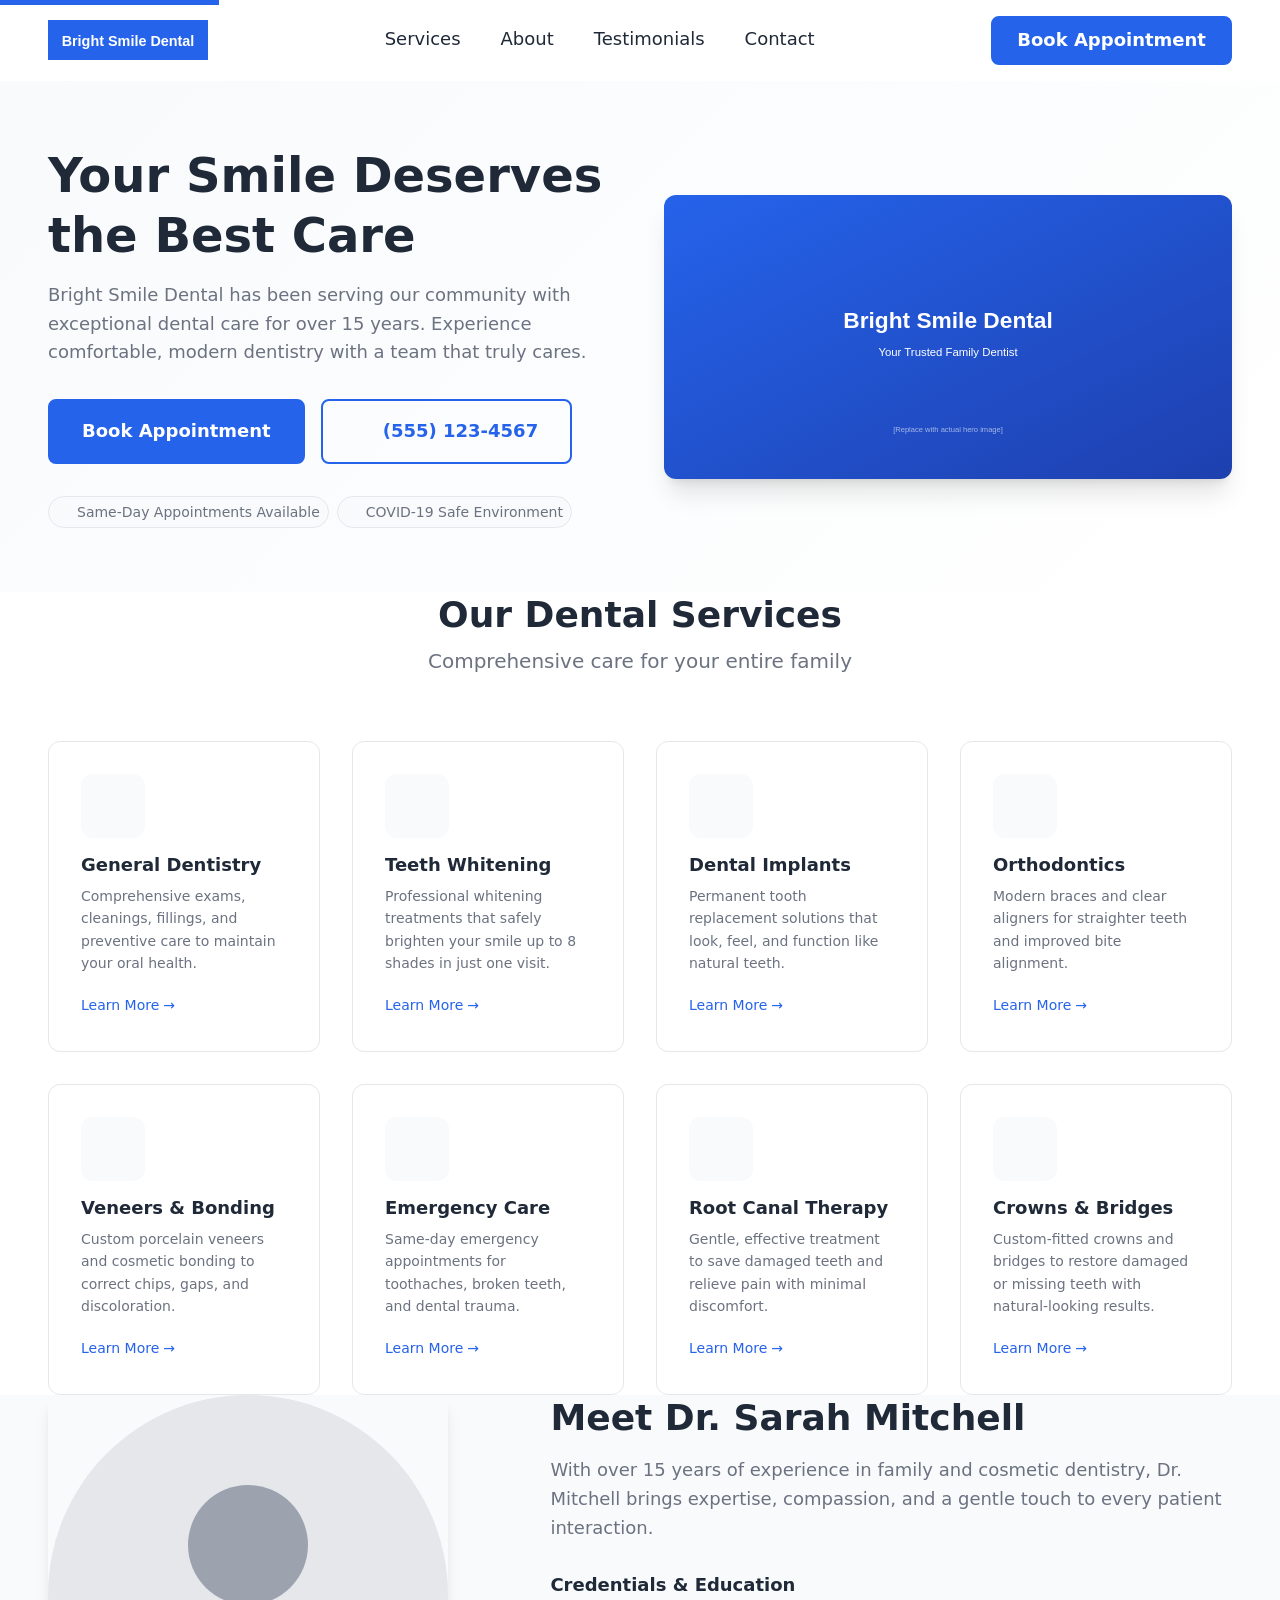
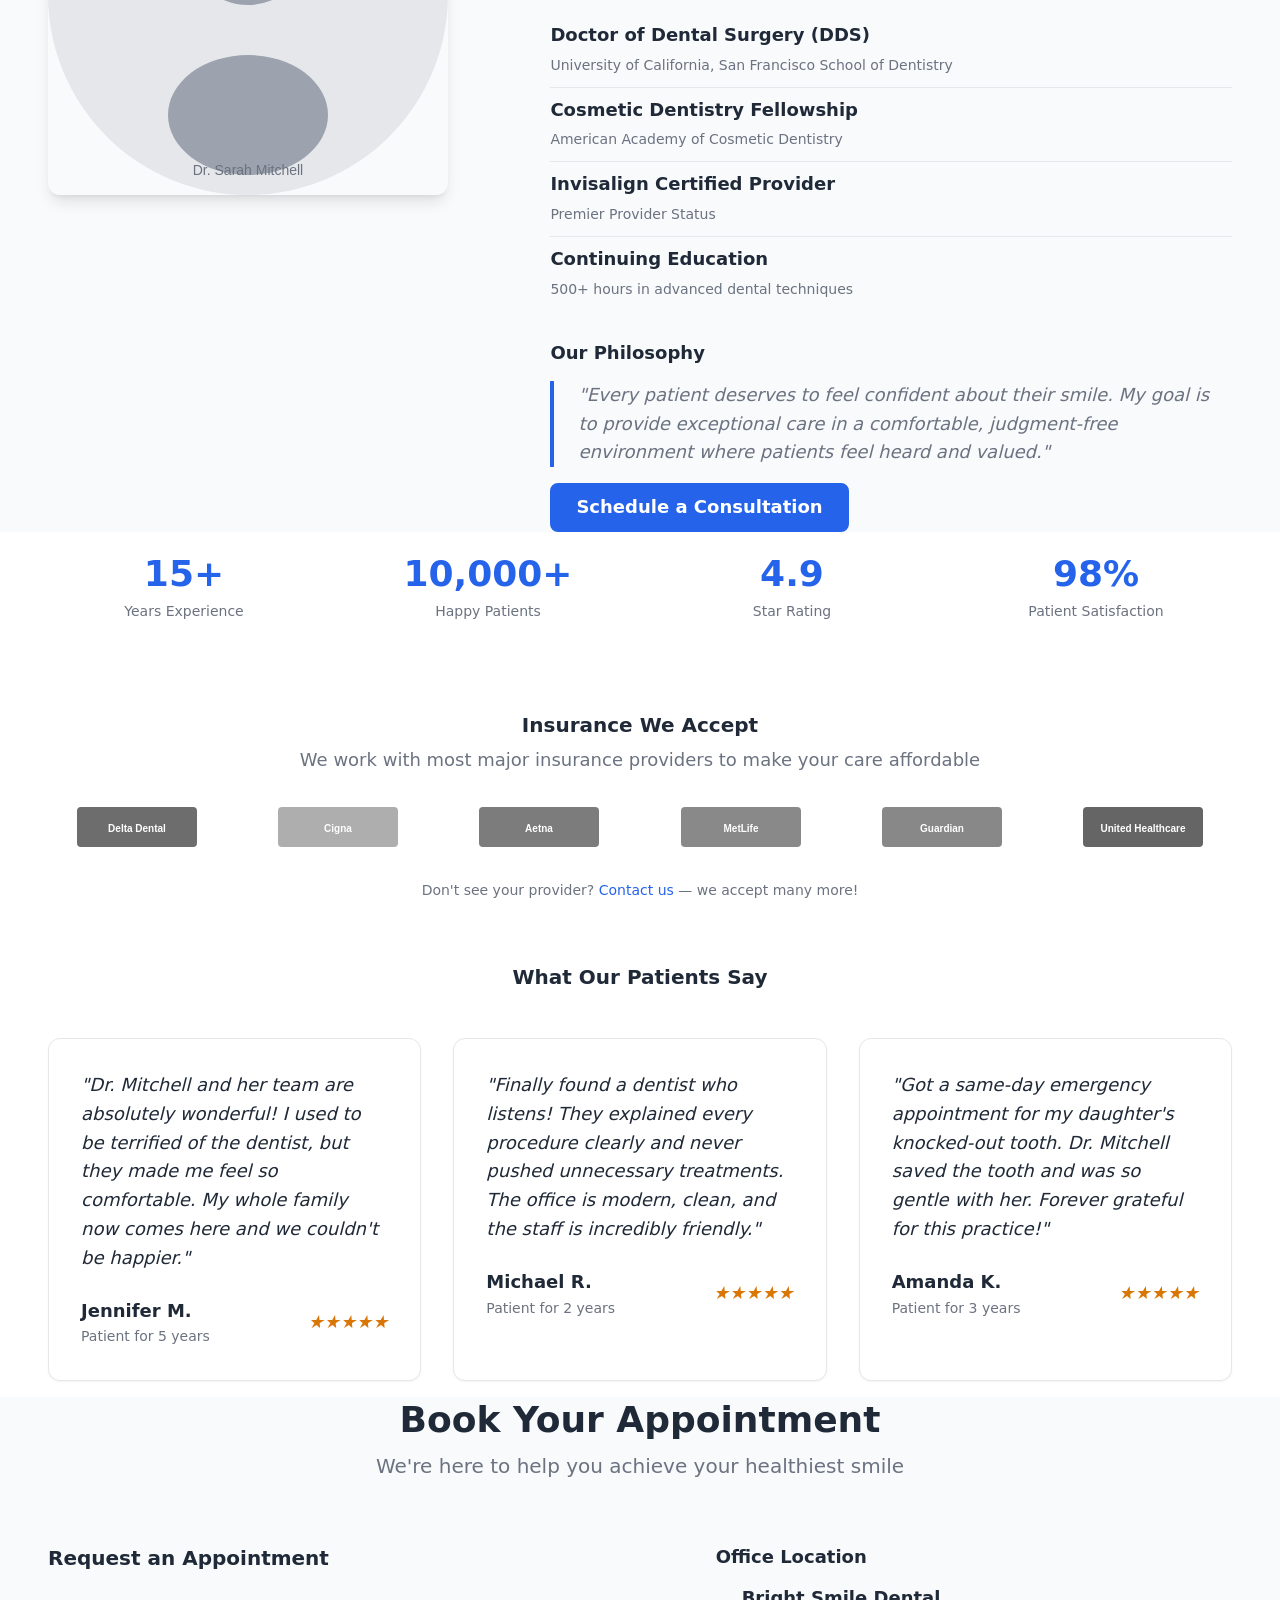
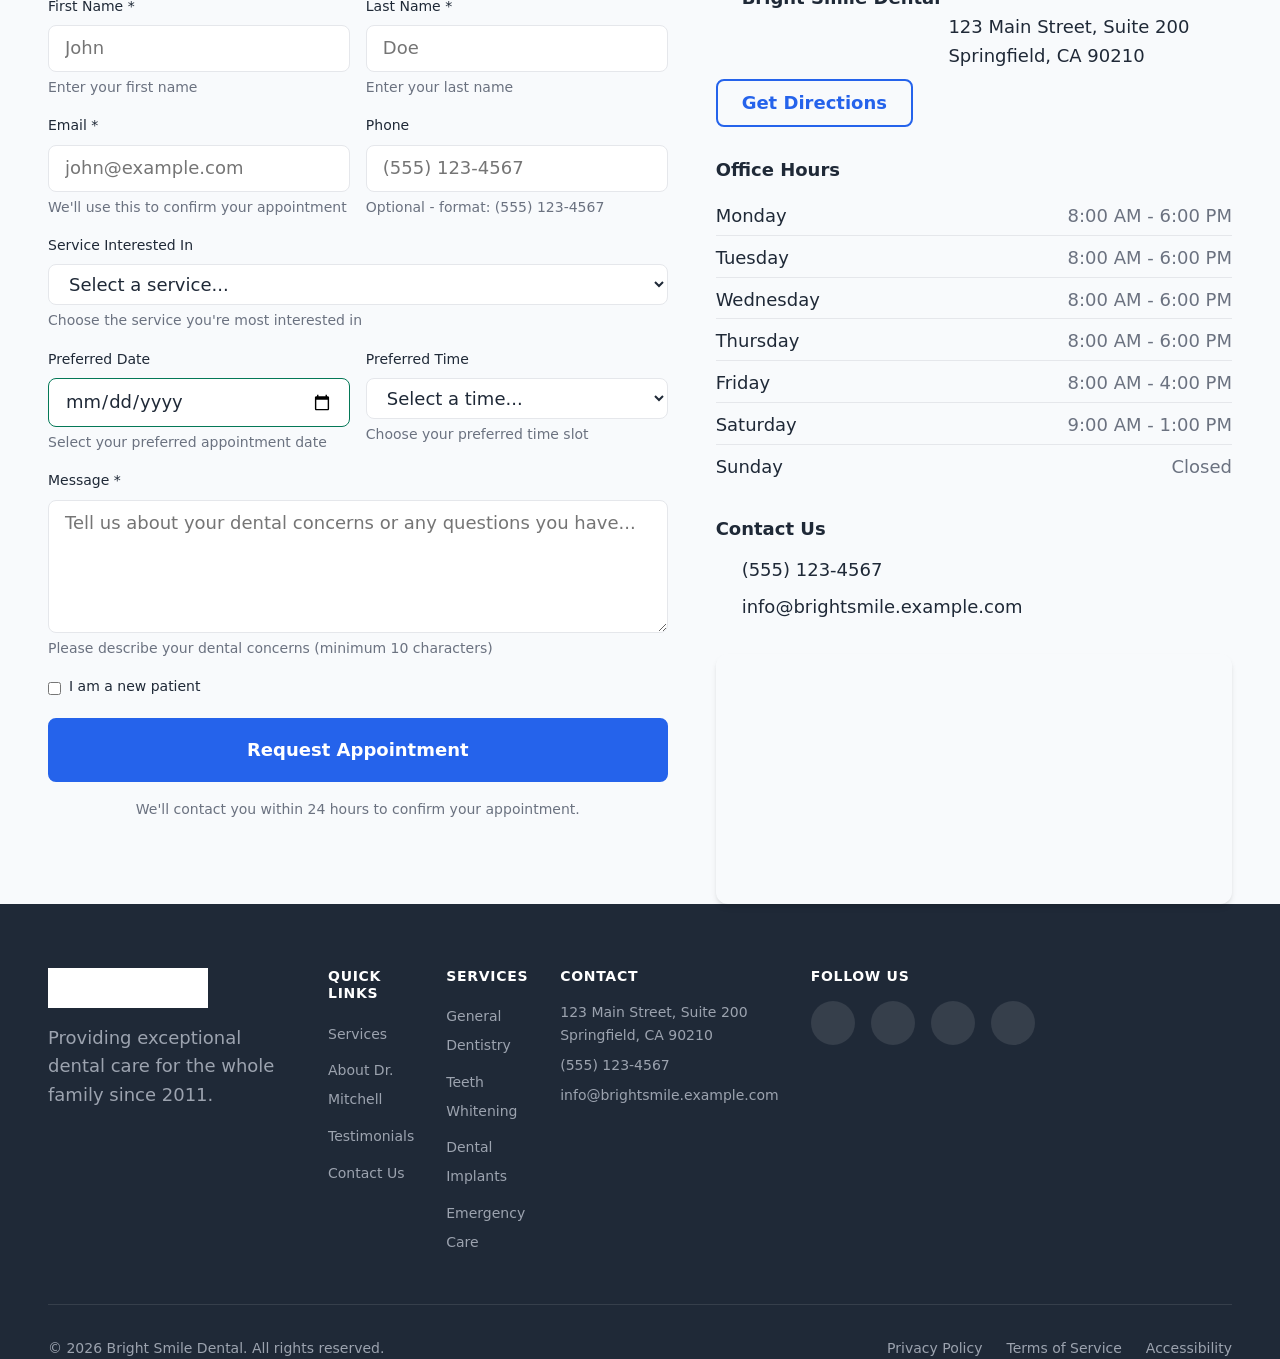
<file: index.html>
<!DOCTYPE html>
<html lang="en">
<head>
  <meta charset="UTF-8">
  <meta name="viewport" content="width=device-width, initial-scale=1.0">
  <meta name="description" content="Bright Smile Dental - Professional dental care in your community. Offering general dentistry, cosmetic procedures, and emergency services. Book your appointment today.">
  <meta name="keywords" content="dentist, dental care, teeth cleaning, cosmetic dentistry, dental implants, teeth whitening, emergency dentist">
  <meta name="author" content="Bright Smile Dental">
  <meta name="robots" content="index, follow">
  
  <!-- Open Graph -->
  <meta property="og:title" content="Bright Smile Dental - Your Trusted Family Dentist">
  <meta property="og:description" content="Professional dental care for the whole family. Book your appointment today.">
  <meta property="og:type" content="website">
  <meta property="og:url" content="https://magnusengbot.github.io/dentist-landing">
  <meta property="og:image" content="images/hero/og-placeholder.svg">
  <meta property="og:site_name" content="Bright Smile Dental">
  
  <!-- Twitter Card -->
  <meta name="twitter:card" content="summary_large_image">
  <meta name="twitter:title" content="Bright Smile Dental - Your Trusted Family Dentist">
  <meta name="twitter:description" content="Professional dental care for the whole family. Book your appointment today.">
  <meta name="twitter:image" content="images/hero/og-placeholder.svg">
  
  <title>Bright Smile Dental - Your Trusted Family Dentist</title>
  
  <!-- Favicon -->
  <link rel="icon" type="image/svg+xml" href="images/logo.svg">
  
  <!-- Stylesheets -->
  <link rel="stylesheet" href="css/styles.css">
  
  <!-- Canonical URL -->
  <link rel="canonical" href="https://magnusengbot.github.io/dentist-landing/">
  
  <!-- JSON-LD Structured Data for Local Business (Dentist) -->
  <script type="application/ld+json">
  {
    "@context": "https://schema.org",
    "@type": "Dentist",
    "name": "Bright Smile Dental",
    "description": "Professional dental care for the whole family. Offering general dentistry, cosmetic procedures, dental implants, orthodontics, and emergency services.",
    "url": "https://magnusengbot.github.io/dentist-landing",
    "telephone": "+1-555-123-4567",
    "email": "info@brightsmile.example.com",
    "address": {
      "@type": "PostalAddress",
      "streetAddress": "123 Main Street, Suite 200",
      "addressLocality": "Springfield",
      "addressRegion": "CA",
      "postalCode": "90210",
      "addressCountry": "US"
    },
    "geo": {
      "@type": "GeoCoordinates",
      "latitude": "34.0522",
      "longitude": "-118.2437"
    },
    "openingHoursSpecification": [
      {
        "@type": "OpeningHoursSpecification",
        "dayOfWeek": ["Monday", "Tuesday", "Wednesday", "Thursday"],
        "opens": "08:00",
        "closes": "18:00"
      },
      {
        "@type": "OpeningHoursSpecification",
        "dayOfWeek": "Friday",
        "opens": "08:00",
        "closes": "16:00"
      },
      {
        "@type": "OpeningHoursSpecification",
        "dayOfWeek": "Saturday",
        "opens": "09:00",
        "closes": "13:00"
      }
    ],
    "priceRange": "$$",
    "image": "https://magnusengbot.github.io/dentist-landing/images/hero/og-placeholder.svg",
    "sameAs": [
      "https://facebook.com/brightsmile",
      "https://instagram.com/brightsmile",
      "https://twitter.com/brightsmile",
      "https://linkedin.com/company/brightsmile"
    ],
    "hasOfferCatalog": {
      "@type": "OfferCatalog",
      "name": "Dental Services",
      "itemListElement": [
        {
          "@type": "Offer",
          "itemOffered": {
            "@type": "Service",
            "name": "General Dentistry"
          }
        },
        {
          "@type": "Offer",
          "itemOffered": {
            "@type": "Service",
            "name": "Teeth Whitening"
          }
        },
        {
          "@type": "Offer",
          "itemOffered": {
            "@type": "Service",
            "name": "Dental Implants"
          }
        },
        {
          "@type": "Offer",
          "itemOffered": {
            "@type": "Service",
            "name": "Orthodontics"
          }
        },
        {
          "@type": "Offer",
          "itemOffered": {
            "@type": "Service",
            "name": "Veneers & Bonding"
          }
        },
        {
          "@type": "Offer",
          "itemOffered": {
            "@type": "Service",
            "name": "Emergency Dental Care"
          }
        }
      ]
    }
  }
  </script>

  <!-- FAQ Schema for SEO -->
  <script type="application/ld+json">
  {
    "@context": "https://schema.org",
    "@type": "FAQPage",
    "mainEntity": [
      {
        "@type": "Question",
        "name": "Do you accept my insurance?",
        "acceptedAnswer": {
          "@type": "Answer",
          "text": "We work with most major dental insurance providers. Please call us at (555) 123-4567 to verify if we accept your specific plan."
        }
      },
      {
        "@type": "Question",
        "name": "Do you offer same-day appointments?",
        "acceptedAnswer": {
          "@type": "Answer",
          "text": "Yes! We offer same-day appointments for urgent dental needs. Call us today to schedule."
        }
      },
      {
        "@type": "Question",
        "name": "Is the office COVID-19 safe?",
        "acceptedAnswer": {
          "@type": "Answer",
          "text": "Absolutely! We follow all CDC guidelines and have enhanced safety protocols to protect you and our team."
        }
      },
      {
        "@type": "Question",
        "name": "Do you treat children?",
        "acceptedAnswer": {
          "@type": "Answer",
          "text": "Yes! We welcome patients of all ages, from infants to seniors. Our team is experienced in pediatric dentistry."
        }
      },
      {
        "@type": "Question",
        "name": "What payment options do you accept?",
        "acceptedAnswer": {
          "@type": "Answer",
          "text": "We accept most major credit cards, HSA/FSA funds, and offer flexible financing options through CareCredit."
        }
      }
    ]
  }
  </script>
</head>
<body>
  <!-- Skip to main content link for accessibility -->
  <a href="#main" class="skip-link">Skip to main content</a>

  <!-- ============================================
       SECTION 1: HEADER
       Logo, Navigation, CTA Button
       ============================================ -->
  <header id="header" class="header" role="banner">
    <div class="container">
      <nav class="nav" role="navigation" aria-label="Main navigation">
        <a href="/" class="logo" aria-label="Bright Smile Dental - Home">
          <img src="images/logo.svg" alt="Bright Smile Dental logo" width="180" height="50">
        </a>
        
        <button type="button" class="nav-toggle" aria-expanded="false" aria-controls="nav-menu" aria-label="Toggle navigation menu">
          <span class="hamburger"></span>
        </button>
        
        <ul id="nav-menu" class="nav-menu">
          <li><a href="#services">Services</a></li>
          <li><a href="#about">About</a></li>
          <li><a href="#trust">Testimonials</a></li>
          <li><a href="#contact">Contact</a></li>
        </ul>
        
        <a href="#contact" class="btn btn--primary nav-cta">Book Appointment</a>
      </nav>
    </div>
  </header>

  <!-- ============================================
       SECTION 2: HERO
       Practice Name, Tagline, Book CTA
       ============================================ -->
  <section id="hero" class="hero" aria-labelledby="hero-title">
    <div class="container">
      <div class="hero-content">
        <h1 id="hero-title" class="hero-title">
          Your Smile Deserves the Best Care
        </h1>
        <p class="hero-tagline">
          Bright Smile Dental has been serving our community with exceptional dental care for over 15 years. 
          Experience comfortable, modern dentistry with a team that truly cares.
        </p>
        <div class="hero-ctas">
          <a href="#contact" class="btn btn--primary btn--large">Book Appointment</a>
          <a href="tel:+15551234567" class="btn btn--secondary btn--large">
            <svg class="icon" aria-hidden="true" width="20" height="20">
              <use href="images/icons/phone.svg#icon"></use>
            </svg>
            (555) 123-4567
          </a>
        </div>
        <div class="hero-badges">
          <span class="badge">
            <svg class="icon" aria-hidden="true" width="16" height="16">
              <use href="images/icons/clock.svg#icon"></use>
            </svg>
            Same-Day Appointments Available
          </span>
          <span class="badge">
            <svg class="icon" aria-hidden="true" width="16" height="16">
              <use href="images/icons/shield.svg#icon"></use>
            </svg>
            COVID-19 Safe Environment
          </span>
        </div>
      </div>
      <div class="hero-image">
        <img src="images/hero/hero-placeholder.svg" alt="Friendly dentist smiling with patient in modern dental office" width="600" height="400" loading="eager">
      </div>
    </div>
  </section>

  <main id="main" role="main">
    
    <!-- ============================================
         SECTION 3: SERVICES
         6-8 Dental Service Cards
         ============================================ -->
    <section id="services" class="services" aria-labelledby="services-title">
      <div class="container">
        <header class="section-header">
          <h2 id="services-title">Our Dental Services</h2>
          <p class="section-subtitle">Comprehensive care for your entire family</p>
        </header>
        
        <div class="services-grid">
          <!-- Service Card 1 -->
          <article class="service-card">
            <div class="service-icon" aria-hidden="true">
              <svg width="48" height="48">
                <use href="images/icons/cleaning.svg#icon"></use>
              </svg>
            </div>
            <h3>General Dentistry</h3>
            <p>Comprehensive exams, cleanings, fillings, and preventive care to maintain your oral health.</p>
            <a href="#contact" class="service-link" aria-label="Learn more about General Dentistry">Learn More</a>
          </article>
          
          <!-- Service Card 2 -->
          <article class="service-card">
            <div class="service-icon" aria-hidden="true">
              <svg width="48" height="48">
                <use href="images/icons/whitening.svg#icon"></use>
              </svg>
            </div>
            <h3>Teeth Whitening</h3>
            <p>Professional whitening treatments that safely brighten your smile up to 8 shades in just one visit.</p>
            <a href="#contact" class="service-link" aria-label="Learn more about Teeth Whitening">Learn More</a>
          </article>
          
          <!-- Service Card 3 -->
          <article class="service-card">
            <div class="service-icon" aria-hidden="true">
              <svg width="48" height="48">
                <use href="images/icons/implant.svg#icon"></use>
              </svg>
            </div>
            <h3>Dental Implants</h3>
            <p>Permanent tooth replacement solutions that look, feel, and function like natural teeth.</p>
            <a href="#contact" class="service-link" aria-label="Learn more about Dental Implants">Learn More</a>
          </article>
          
          <!-- Service Card 4 -->
          <article class="service-card">
            <div class="service-icon" aria-hidden="true">
              <svg width="48" height="48">
                <use href="images/icons/braces.svg#icon"></use>
              </svg>
            </div>
            <h3>Orthodontics</h3>
            <p>Modern braces and clear aligners for straighter teeth and improved bite alignment.</p>
            <a href="#contact" class="service-link" aria-label="Learn more about Orthodontics">Learn More</a>
          </article>
          
          <!-- Service Card 5 -->
          <article class="service-card">
            <div class="service-icon" aria-hidden="true">
              <svg width="48" height="48">
                <use href="images/icons/veneers.svg#icon"></use>
              </svg>
            </div>
            <h3>Veneers &amp; Bonding</h3>
            <p>Custom porcelain veneers and cosmetic bonding to correct chips, gaps, and discoloration.</p>
            <a href="#contact" class="service-link" aria-label="Learn more about Veneers and Bonding">Learn More</a>
          </article>
          
          <!-- Service Card 6 -->
          <article class="service-card">
            <div class="service-icon" aria-hidden="true">
              <svg width="48" height="48">
                <use href="images/icons/emergency.svg#icon"></use>
              </svg>
            </div>
            <h3>Emergency Care</h3>
            <p>Same-day emergency appointments for toothaches, broken teeth, and dental trauma.</p>
            <a href="#contact" class="service-link" aria-label="Learn more about Emergency Care">Learn More</a>
          </article>
          
          <!-- Service Card 7 -->
          <article class="service-card">
            <div class="service-icon" aria-hidden="true">
              <svg width="48" height="48">
                <use href="images/icons/root-canal.svg#icon"></use>
              </svg>
            </div>
            <h3>Root Canal Therapy</h3>
            <p>Gentle, effective treatment to save damaged teeth and relieve pain with minimal discomfort.</p>
            <a href="#contact" class="service-link" aria-label="Learn more about Root Canal Therapy">Learn More</a>
          </article>
          
          <!-- Service Card 8 -->
          <article class="service-card">
            <div class="service-icon" aria-hidden="true">
              <svg width="48" height="48">
                <use href="images/icons/crown.svg#icon"></use>
              </svg>
            </div>
            <h3>Crowns &amp; Bridges</h3>
            <p>Custom-fitted crowns and bridges to restore damaged or missing teeth with natural-looking results.</p>
            <a href="#contact" class="service-link" aria-label="Learn more about Crowns and Bridges">Learn More</a>
          </article>
        </div>
      </div>
    </section>

    <!-- ============================================
         SECTION 4: ABOUT
         Dentist Bio, Credentials, Photo
         ============================================ -->
    <section id="about" class="about" aria-labelledby="about-title">
      <div class="container">
        <div class="about-content">
          <div class="about-image">
            <img src="images/doctor-portrait.svg" alt="Dr. Sarah Mitchell, DDS - Lead Dentist at Bright Smile Dental" width="400" height="500" loading="lazy">
          </div>
          
          <div class="about-text">
            <h2 id="about-title">Meet Dr. Sarah Mitchell</h2>
            <p class="about-intro">
              With over 15 years of experience in family and cosmetic dentistry, Dr. Mitchell brings 
              expertise, compassion, and a gentle touch to every patient interaction.
            </p>
            
            <div class="about-credentials">
              <h3>Credentials &amp; Education</h3>
              <ul class="credentials-list">
                <li>
                  <strong>Doctor of Dental Surgery (DDS)</strong>
                  <span>University of California, San Francisco School of Dentistry</span>
                </li>
                <li>
                  <strong>Cosmetic Dentistry Fellowship</strong>
                  <span>American Academy of Cosmetic Dentistry</span>
                </li>
                <li>
                  <strong>Invisalign Certified Provider</strong>
                  <span>Premier Provider Status</span>
                </li>
                <li>
                  <strong>Continuing Education</strong>
                  <span>500+ hours in advanced dental techniques</span>
                </li>
              </ul>
            </div>
            
            <div class="about-philosophy">
              <h3>Our Philosophy</h3>
              <blockquote>
                "Every patient deserves to feel confident about their smile. My goal is to provide 
                exceptional care in a comfortable, judgment-free environment where patients feel 
                heard and valued."
              </blockquote>
            </div>
            
            <a href="#contact" class="btn btn--primary">Schedule a Consultation</a>
          </div>
        </div>
      </div>
    </section>

    <!-- ============================================
         SECTION 5: TRUST SIGNALS
         Insurance, Testimonials, Stats
         ============================================ -->
    <section id="trust" class="trust" aria-labelledby="trust-title">
      <div class="container">
        
        <!-- Stats -->
        <div class="stats-section" aria-label="Practice statistics">
          <h2 id="trust-title" class="visually-hidden">Why Patients Trust Us</h2>
          
          <div class="stats-grid">
            <div class="stat-item">
              <span class="stat-number" aria-label="15 years">15+</span>
              <span class="stat-label">Years Experience</span>
            </div>
            <div class="stat-item">
              <span class="stat-number" aria-label="10,000 patients">10,000+</span>
              <span class="stat-label">Happy Patients</span>
            </div>
            <div class="stat-item">
              <span class="stat-number" aria-label="4.9 out of 5 stars">4.9</span>
              <span class="stat-label">Star Rating</span>
            </div>
            <div class="stat-item">
              <span class="stat-number" aria-label="98 percent satisfaction">98%</span>
              <span class="stat-label">Patient Satisfaction</span>
            </div>
          </div>
        </div>
        
        <!-- Insurance Accepted -->
        <div class="insurance-section" aria-labelledby="insurance-title">
          <h3 id="insurance-title">Insurance We Accept</h3>
          <p class="insurance-subtitle">We work with most major insurance providers to make your care affordable</p>
          
          <div class="insurance-logos" aria-label="Accepted insurance providers">
            <div class="insurance-logo">
              <img src="images/icons/insurance-delta.svg" alt="Delta Dental" width="120" height="40" loading="lazy">
            </div>
            <div class="insurance-logo">
              <img src="images/icons/insurance-cigna.svg" alt="Cigna" width="120" height="40" loading="lazy">
            </div>
            <div class="insurance-logo">
              <img src="images/icons/insurance-aetna.svg" alt="Aetna" width="120" height="40" loading="lazy">
            </div>
            <div class="insurance-logo">
              <img src="images/icons/insurance-metlife.svg" alt="MetLife" width="120" height="40" loading="lazy">
            </div>
            <div class="insurance-logo">
              <img src="images/icons/insurance-guardian.svg" alt="Guardian" width="120" height="40" loading="lazy">
            </div>
            <div class="insurance-logo">
              <img src="images/icons/insurance-united.svg" alt="United Healthcare" width="120" height="40" loading="lazy">
            </div>
          </div>
          
          <p class="insurance-note">Don't see your provider? <a href="#contact">Contact us</a> — we accept many more!</p>
        </div>
        
        <!-- Testimonials -->
        <div class="testimonials-section" aria-labelledby="testimonials-title">
          <h3 id="testimonials-title">What Our Patients Say</h3>
          
          <div class="testimonials-grid">
            <blockquote class="testimonial-card">
              <div class="testimonial-content">
                <p>"Dr. Mitchell and her team are absolutely wonderful! I used to be terrified of the dentist, 
                but they made me feel so comfortable. My whole family now comes here and we couldn't be happier."</p>
              </div>
              <footer class="testimonial-author">
                <cite>
                  <span class="author-name">Jennifer M.</span>
                  <span class="author-detail">Patient for 5 years</span>
                </cite>
                <div class="testimonial-rating" role="img" aria-label="5 out of 5 stars">
                  <span aria-hidden="true">★★★★★</span>
                </div>
              </footer>
            </blockquote>
            
            <blockquote class="testimonial-card">
              <div class="testimonial-content">
                <p>"Finally found a dentist who listens! They explained every procedure clearly and never 
                pushed unnecessary treatments. The office is modern, clean, and the staff is incredibly friendly."</p>
              </div>
              <footer class="testimonial-author">
                <cite>
                  <span class="author-name">Michael R.</span>
                  <span class="author-detail">Patient for 2 years</span>
                </cite>
                <div class="testimonial-rating" role="img" aria-label="5 out of 5 stars">
                  <span aria-hidden="true">★★★★★</span>
                </div>
              </footer>
            </blockquote>
            
            <blockquote class="testimonial-card">
              <div class="testimonial-content">
                <p>"Got a same-day emergency appointment for my daughter's knocked-out tooth. Dr. Mitchell 
                saved the tooth and was so gentle with her. Forever grateful for this practice!"</p>
              </div>
              <footer class="testimonial-author">
                <cite>
                  <span class="author-name">Amanda K.</span>
                  <span class="author-detail">Patient for 3 years</span>
                </cite>
                <div class="testimonial-rating" role="img" aria-label="5 out of 5 stars">
                  <span aria-hidden="true">★★★★★</span>
                </div>
              </footer>
            </blockquote>
          </div>
        </div>
        
      </div>
    </section>

    <!-- ============================================
         SECTION 6: CONTACT
         Form, Address, Hours, Map
         ============================================ -->
    <section id="contact" class="contact" aria-labelledby="contact-title">
      <div class="container">
        <header class="section-header">
          <h2 id="contact-title">Book Your Appointment</h2>
          <p class="section-subtitle">We're here to help you achieve your healthiest smile</p>
        </header>
        
        <div class="contact-content">
          <!-- Contact Form -->
          <div class="contact-form-wrapper">
            <h3>Request an Appointment</h3>
            <form 
              name="contact" 
              method="POST" 
              data-netlify="true" 
              netlify-honeypot="bot-field"
              action="/thank-you"
              class="contact-form"
            >
              <input type="hidden" name="form-name" value="contact">
              <p class="visually-hidden">
                <label>Don't fill this out if you're human: <input name="bot-field"></label>
              </p>
              
              <div class="form-row">
                <div class="form-group">
                  <label for="firstName">First Name <span aria-hidden="true">*</span><span class="required-text visually-hidden">required</span></label>
                  <input 
                    type="text" 
                    id="firstName" 
                    name="firstName" 
                    required 
                    autocomplete="given-name" 
                    placeholder="John"
                    minlength="2"
                    maxlength="50"
                    aria-describedby="firstName-error firstName-hint"
                    aria-invalid="false"
                  >
                  <span id="firstName-hint" class="form-hint">Enter your first name</span>
                  <span id="firstName-error" class="form-error" role="alert" aria-live="polite"></span>
                </div>
                <div class="form-group">
                  <label for="lastName">Last Name <span aria-hidden="true">*</span><span class="required-text visually-hidden">required</span></label>
                  <input 
                    type="text" 
                    id="lastName" 
                    name="lastName" 
                    required 
                    autocomplete="family-name" 
                    placeholder="Doe"
                    minlength="2"
                    maxlength="50"
                    aria-describedby="lastName-error lastName-hint"
                    aria-invalid="false"
                  >
                  <span id="lastName-hint" class="form-hint">Enter your last name</span>
                  <span id="lastName-error" class="form-error" role="alert" aria-live="polite"></span>
                </div>
              </div>
              
              <div class="form-row">
                <div class="form-group">
                  <label for="email">Email <span aria-hidden="true">*</span><span class="required-text visually-hidden">required</span></label>
                  <input 
                    type="email" 
                    id="email" 
                    name="email" 
                    required 
                    autocomplete="email" 
                    placeholder="john@example.com"
                    aria-describedby="email-error email-hint"
                    aria-invalid="false"
                  >
                  <span id="email-hint" class="form-hint">We'll use this to confirm your appointment</span>
                  <span id="email-error" class="form-error" role="alert" aria-live="polite"></span>
                </div>
                <div class="form-group">
                  <label for="phone">Phone</label>
                  <input 
                    type="tel" 
                    id="phone" 
                    name="phone" 
                    autocomplete="tel" 
                    placeholder="(555) 123-4567"
                    pattern="[0-9]{3}[-. ]?[0-9]{3}[-. ]?[0-9]{4}"
                    aria-describedby="phone-error phone-hint"
                    aria-invalid="false"
                  >
                  <span id="phone-hint" class="form-hint">Optional - format: (555) 123-4567</span>
                  <span id="phone-error" class="form-error" role="alert" aria-live="polite"></span>
                </div>
              </div>
              
              <div class="form-group">
                <label for="service">Service Interested In</label>
                <select id="service" name="service" aria-describedby="service-hint service-error" aria-invalid="false">
                  <option value="">Select a service...</option>
                  <option value="general">General Dentistry &amp; Checkup</option>
                  <option value="whitening">Teeth Whitening</option>
                  <option value="implants">Dental Implants</option>
                  <option value="orthodontics">Orthodontics / Invisalign</option>
                  <option value="veneers">Veneers &amp; Bonding</option>
                  <option value="emergency">Emergency Care</option>
                  <option value="other">Other / Not Sure</option>
                </select>
                <span id="service-hint" class="form-hint">Choose the service you're most interested in</span>
                <span id="service-error" class="form-error" role="alert" aria-live="polite"></span>
              </div>
              
              <div class="form-row">
                <div class="form-group">
                  <label for="preferredDate">Preferred Date</label>
                  <input 
                    type="date" 
                    id="preferredDate" 
                    name="preferredDate"
                    aria-describedby="date-hint date-error"
                    aria-invalid="false"
                  >
                  <span id="date-hint" class="form-hint">Select your preferred appointment date</span>
                  <span id="date-error" class="form-error" role="alert" aria-live="polite"></span>
                </div>
                <div class="form-group">
                  <label for="preferredTime">Preferred Time</label>
                  <select id="preferredTime" name="preferredTime" aria-describedby="time-hint time-error" aria-invalid="false">
                    <option value="">Select a time...</option>
                    <option value="morning">Morning (8am - 12pm)</option>
                    <option value="afternoon">Afternoon (12pm - 5pm)</option>
                    <option value="flexible">I'm Flexible</option>
                  </select>
                  <span id="time-hint" class="form-hint">Choose your preferred time slot</span>
                  <span id="time-error" class="form-error" role="alert" aria-live="polite"></span>
                </div>
              </div>
              
              <div class="form-group">
                <label for="message">Message <span aria-hidden="true">*</span><span class="required-text visually-hidden">required</span></label>
                <textarea 
                  id="message" 
                  name="message" 
                  rows="4" 
                  required
                  minlength="10"
                  maxlength="1000"
                  placeholder="Tell us about your dental concerns or any questions you have..."
                  aria-describedby="message-error message-hint"
                  aria-invalid="false"
                ></textarea>
                <span id="message-hint" class="form-hint">Please describe your dental concerns (minimum 10 characters)</span>
                <span id="message-error" class="form-error" role="alert" aria-live="polite"></span>
              </div>
              
              <div class="form-group">
                <label class="checkbox-label">
                  <input type="checkbox" name="newPatient" value="yes" id="newPatient">
                  <span>I am a new patient</span>
                </label>
              </div>
              
              <button type="submit" class="btn btn--primary btn--large btn--full">
                Request Appointment
              </button>
              
              <p class="form-note">
                <small>We'll contact you within 24 hours to confirm your appointment.</small>
              </p>
            </form>
          </div>
          
          <!-- Contact Info -->
          <div class="contact-info">
            <div class="contact-info-block">
              <h3>Office Location</h3>
              <address>
                <p>
                  <svg class="icon" aria-hidden="true" width="20" height="20">
                    <use href="images/icons/location.svg#icon"></use>
                  </svg>
                  <strong>Bright Smile Dental</strong><br>
                  123 Main Street, Suite 200<br>
                  Springfield, CA 90210
                </p>
              </address>
              <a href="https://maps.google.com/?q=123+Main+Street+Springfield+CA+90210" 
                 target="_blank" 
                 rel="noopener noreferrer" 
                 class="btn btn--secondary"
                 aria-label="Get Directions to our office (opens in new tab)">
                Get Directions
              </a>
            </div>
            
            <div class="contact-info-block">
              <h3>Office Hours</h3>
              <dl class="hours-list">
                <div class="hours-row">
                  <dt>Monday</dt>
                  <dd>8:00 AM - 6:00 PM</dd>
                </div>
                <div class="hours-row">
                  <dt>Tuesday</dt>
                  <dd>8:00 AM - 6:00 PM</dd>
                </div>
                <div class="hours-row">
                  <dt>Wednesday</dt>
                  <dd>8:00 AM - 6:00 PM</dd>
                </div>
                <div class="hours-row">
                  <dt>Thursday</dt>
                  <dd>8:00 AM - 6:00 PM</dd>
                </div>
                <div class="hours-row">
                  <dt>Friday</dt>
                  <dd>8:00 AM - 4:00 PM</dd>
                </div>
                <div class="hours-row">
                  <dt>Saturday</dt>
                  <dd>9:00 AM - 1:00 PM</dd>
                </div>
                <div class="hours-row">
                  <dt>Sunday</dt>
                  <dd>Closed</dd>
                </div>
              </dl>
            </div>
            
            <div class="contact-info-block">
              <h3>Contact Us</h3>
              <ul class="contact-links">
                <li>
                  <a href="tel:+15551234567">
                    <svg class="icon" aria-hidden="true" width="20" height="20">
                      <use href="images/icons/phone.svg#icon"></use>
                    </svg>
                    (555) 123-4567
                  </a>
                </li>
                <li>
                  <a href="mailto:info@brightsmile.example.com">
                    <svg class="icon" aria-hidden="true" width="20" height="20">
                      <use href="images/icons/email.svg#icon"></use>
                    </svg>
                    info@brightsmile.example.com
                  </a>
                </li>
              </ul>
            </div>
            
            <!-- Google Maps Embed -->
            <div class="map-container">
              <iframe 
                src="https://www.google.com/maps/embed?pb=!1m18!1m12!1m3!1d3305.7152203584424!2d-118.40023518503315!3d34.05223928060317!2m3!1f0!2f0!3f0!3m2!1i1024!2i768!4f13.1!3m3!1m2!1s0x80c2bc04d6d147ab%3A0xd6c7c379fd081ed1!2sBeverly%20Hills%2C%20CA%2090210!5e0!3m2!1sen!2sus!4v1234567890123!5m2!1sen!2sus"
                width="100%"
                height="250"
                style="border:0;"
                allowfullscreen=""
                loading="lazy"
                referrerpolicy="no-referrer-when-downgrade"
                title="Bright Smile Dental office location on Google Maps">
              </iframe>
            </div>
          </div>
        </div>
      </div>
    </section>

  </main>

  <!-- ============================================
       SECTION 7: FOOTER
       Links, Social, Copyright
       ============================================ -->
  <footer id="footer" class="footer" role="contentinfo">
    <div class="container">
      <div class="footer-content">
        
        <!-- Footer Brand -->
        <div class="footer-brand">
          <a href="/" class="footer-logo" aria-label="Bright Smile Dental - Home">
            <img src="images/logo.svg" alt="Bright Smile Dental" width="180" height="50">
          </a>
          <p class="footer-tagline">
            Providing exceptional dental care for the whole family since 2011.
          </p>
        </div>
        
        <!-- Footer Navigation -->
        <nav class="footer-nav" aria-label="Footer navigation">
          <div class="footer-nav-section">
            <h3>Quick Links</h3>
            <ul>
              <li><a href="#services">Services</a></li>
              <li><a href="#about">About Dr. Mitchell</a></li>
              <li><a href="#trust">Testimonials</a></li>
              <li><a href="#contact">Contact Us</a></li>
            </ul>
          </div>
          
          <div class="footer-nav-section">
            <h3>Services</h3>
            <ul>
              <li><a href="#contact">General Dentistry</a></li>
              <li><a href="#contact">Teeth Whitening</a></li>
              <li><a href="#contact">Dental Implants</a></li>
              <li><a href="#contact">Emergency Care</a></li>
            </ul>
          </div>
          
          <div class="footer-nav-section">
            <h3>Contact</h3>
            <address>
              <p>123 Main Street, Suite 200<br>Springfield, CA 90210</p>
              <p><a href="tel:+15551234567">(555) 123-4567</a></p>
              <p><a href="mailto:info@brightsmile.example.com">info@brightsmile.example.com</a></p>
            </address>
          </div>
        </nav>
        
        <!-- Social Links -->
        <div class="footer-social">
          <h3>Follow Us</h3>
          <div class="social-links">
            <a href="https://facebook.com/brightsmile" target="_blank" rel="noopener noreferrer" aria-label="Follow us on Facebook (opens in new tab)">
              <svg class="icon" aria-hidden="true" width="24" height="24">
                <use href="images/icons/facebook.svg#icon"></use>
              </svg>
            </a>
            <a href="https://instagram.com/brightsmile" target="_blank" rel="noopener noreferrer" aria-label="Follow us on Instagram (opens in new tab)">
              <svg class="icon" aria-hidden="true" width="24" height="24">
                <use href="images/icons/instagram.svg#icon"></use>
              </svg>
            </a>
            <a href="https://twitter.com/brightsmile" target="_blank" rel="noopener noreferrer" aria-label="Follow us on Twitter (opens in new tab)">
              <svg class="icon" aria-hidden="true" width="24" height="24">
                <use href="images/icons/twitter.svg#icon"></use>
              </svg>
            </a>
            <a href="https://linkedin.com/company/brightsmile" target="_blank" rel="noopener noreferrer" aria-label="Follow us on LinkedIn (opens in new tab)">
              <svg class="icon" aria-hidden="true" width="24" height="24">
                <use href="images/icons/linkedin.svg#icon"></use>
              </svg>
            </a>
          </div>
        </div>
        
      </div>
      
      <!-- Footer Bottom -->
      <div class="footer-bottom">
        <p class="copyright">
          &copy; <span id="current-year">2024</span> Bright Smile Dental. All rights reserved.
        </p>
        <nav class="footer-legal" aria-label="Legal">
          <a href="#">Privacy Policy</a>
          <a href="#">Terms of Service</a>
          <a href="#">Accessibility</a>
        </nav>
      </div>
    </div>
  </footer>

  <!-- Scripts -->
  <script src="js/main.js" defer></script>
</body>
</html>
</file>
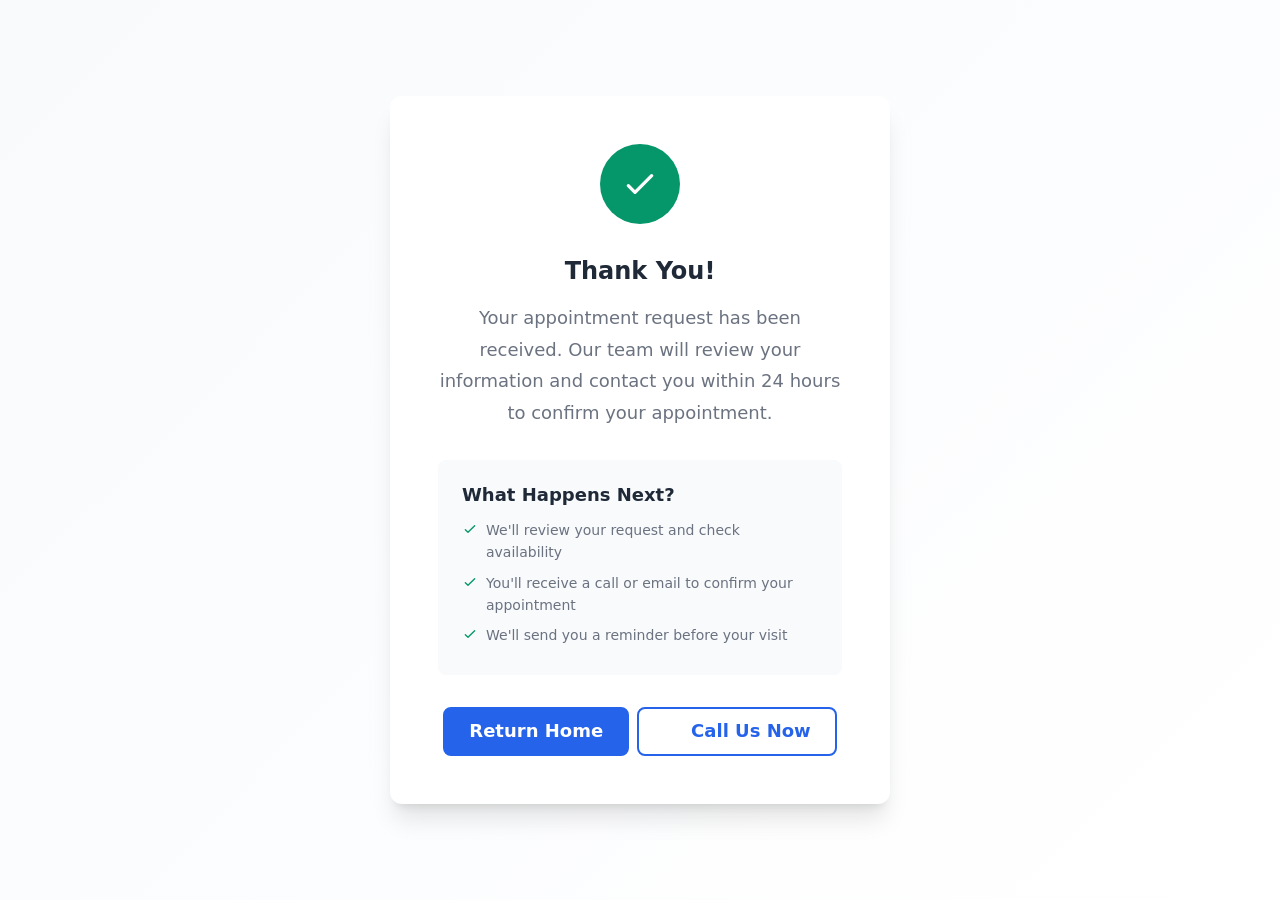
<file: thank-you.html>
<!DOCTYPE html>
<html lang="en">
<head>
  <meta charset="UTF-8">
  <meta name="viewport" content="width=device-width, initial-scale=1.0">
  <meta name="description" content="Thank you for contacting Bright Smile Dental. We'll be in touch within 24 hours.">
  <meta name="robots" content="noindex">
  
  <title>Thank You - Bright Smile Dental</title>
  
  <!-- Favicon -->
  <link rel="icon" type="image/svg+xml" href="images/logo.svg">
  
  <!-- Stylesheets -->
  <link rel="stylesheet" href="css/styles.css">
  
  <style>
    .thank-you-page {
      min-height: 100vh;
      display: flex;
      align-items: center;
      justify-content: center;
      padding: var(--space-xl);
      background: linear-gradient(135deg, var(--color-background-alt) 0%, var(--color-white) 100%);
    }
    
    .thank-you-card {
      background: var(--color-white);
      border-radius: var(--radius-lg);
      box-shadow: var(--shadow-xl);
      padding: var(--space-2xl);
      max-width: 500px;
      width: 100%;
      text-align: center;
    }
    
    .thank-you-icon {
      width: 80px;
      height: 80px;
      background-color: var(--color-accent);
      border-radius: var(--radius-full);
      display: flex;
      align-items: center;
      justify-content: center;
      margin: 0 auto var(--space-xl);
    }
    
    .thank-you-icon svg {
      width: 40px;
      height: 40px;
      color: var(--color-white);
    }
    
    .thank-you-title {
      font-size: var(--font-size-2xl);
      margin-bottom: var(--space-md);
      color: var(--color-text);
    }
    
    .thank-you-message {
      color: var(--color-text-light);
      margin-bottom: var(--space-xl);
      line-height: var(--line-height-loose);
    }
    
    .thank-you-details {
      background-color: var(--color-background-alt);
      border-radius: var(--radius-md);
      padding: var(--space-lg);
      margin-bottom: var(--space-xl);
      text-align: left;
    }
    
    .thank-you-details h3 {
      font-size: var(--font-size-base);
      margin-bottom: var(--space-sm);
    }
    
    .thank-you-details ul {
      list-style: none;
    }
    
    .thank-you-details li {
      display: flex;
      align-items: flex-start;
      gap: var(--space-sm);
      padding: var(--space-xs) 0;
      font-size: var(--font-size-sm);
      color: var(--color-text-light);
    }
    
    .thank-you-details li svg {
      flex-shrink: 0;
      color: var(--color-accent);
      margin-top: 2px;
    }
    
    .thank-you-cta {
      display: flex;
      flex-direction: column;
      gap: var(--space-sm);
    }
    
    @media (min-width: 480px) {
      .thank-you-cta {
        flex-direction: row;
        justify-content: center;
      }
    }
  </style>
</head>
<body>
  <main class="thank-you-page">
    <div class="thank-you-card">
      <div class="thank-you-icon" aria-hidden="true">
        <svg xmlns="http://www.w3.org/2000/svg" fill="none" viewBox="0 0 24 24" stroke="currentColor" stroke-width="2">
          <path stroke-linecap="round" stroke-linejoin="round" d="M5 13l4 4L19 7" />
        </svg>
      </div>
      
      <h1 class="thank-you-title">Thank You!</h1>
      
      <p class="thank-you-message">
        Your appointment request has been received. Our team will review your information 
        and contact you within 24 hours to confirm your appointment.
      </p>
      
      <div class="thank-you-details">
        <h3>What Happens Next?</h3>
        <ul>
          <li>
            <svg width="16" height="16" viewBox="0 0 24 24" fill="none" stroke="currentColor" stroke-width="2">
              <path stroke-linecap="round" stroke-linejoin="round" d="M5 13l4 4L19 7" />
            </svg>
            <span>We'll review your request and check availability</span>
          </li>
          <li>
            <svg width="16" height="16" viewBox="0 0 24 24" fill="none" stroke="currentColor" stroke-width="2">
              <path stroke-linecap="round" stroke-linejoin="round" d="M5 13l4 4L19 7" />
            </svg>
            <span>You'll receive a call or email to confirm your appointment</span>
          </li>
          <li>
            <svg width="16" height="16" viewBox="0 0 24 24" fill="none" stroke="currentColor" stroke-width="2">
              <path stroke-linecap="round" stroke-linejoin="round" d="M5 13l4 4L19 7" />
            </svg>
            <span>We'll send you a reminder before your visit</span>
          </li>
        </ul>
      </div>
      
      <div class="thank-you-cta">
        <a href="/" class="btn btn--primary">Return Home</a>
        <a href="tel:+15551234567" class="btn btn--secondary">
          <svg class="icon" aria-hidden="true" width="20" height="20">
            <use href="images/icons/phone.svg#icon"></use>
          </svg>
          Call Us Now
        </a>
      </div>
    </div>
  </main>
</body>
</html>
</file>
<file: css/styles.css>
/* ==========================================================================
   STYLES.css - Main Entry Point
   Imports all CSS modules for the dentist landing page
   
   Structure:
   1. Base - Reset, variables, typography
   2. Layout - Grid, containers, section spacing
   3. Components - Buttons, cards, forms, navigation
   ========================================================================== */

@import url('./base.css');
@import url('./layout.css');
@import url('./components.css');

/* ==========================================================================
   ADDITIONAL GLOBAL STYLES
   ========================================================================== */

/* Smooth scrolling for anchor links */
@media (prefers-reduced-motion: no-preference) {
  html {
    scroll-behavior: smooth;
  }
}

/* Reduced motion preference */
@media (prefers-reduced-motion: reduce) {
  *,
  *::before,
  *::after {
    animation-duration: 0.01ms !important;
    animation-iteration-count: 1 !important;
    transition-duration: 0.01ms !important;
    scroll-behavior: auto !important;
  }
}

/* High contrast mode adjustments */
@media (prefers-contrast: high) {
  :root {
    --color-border: var(--color-text);
    --color-text-light: var(--color-text);
  }
}

/* Print styles */
@media print {
  .header,
  .hero-ctas,
  .nav-toggle,
  .footer-social,
  .contact-form-wrapper,
  .btn {
    display: none !important;
  }
  
  body {
    font-size: 12pt;
    line-height: 1.5;
    color: #000;
    background: #fff;
  }
  
  a {
    color: #000;
    text-decoration: underline;
  }
  
  .container {
    max-width: 100%;
    padding: 0;
  }
}
</file>
